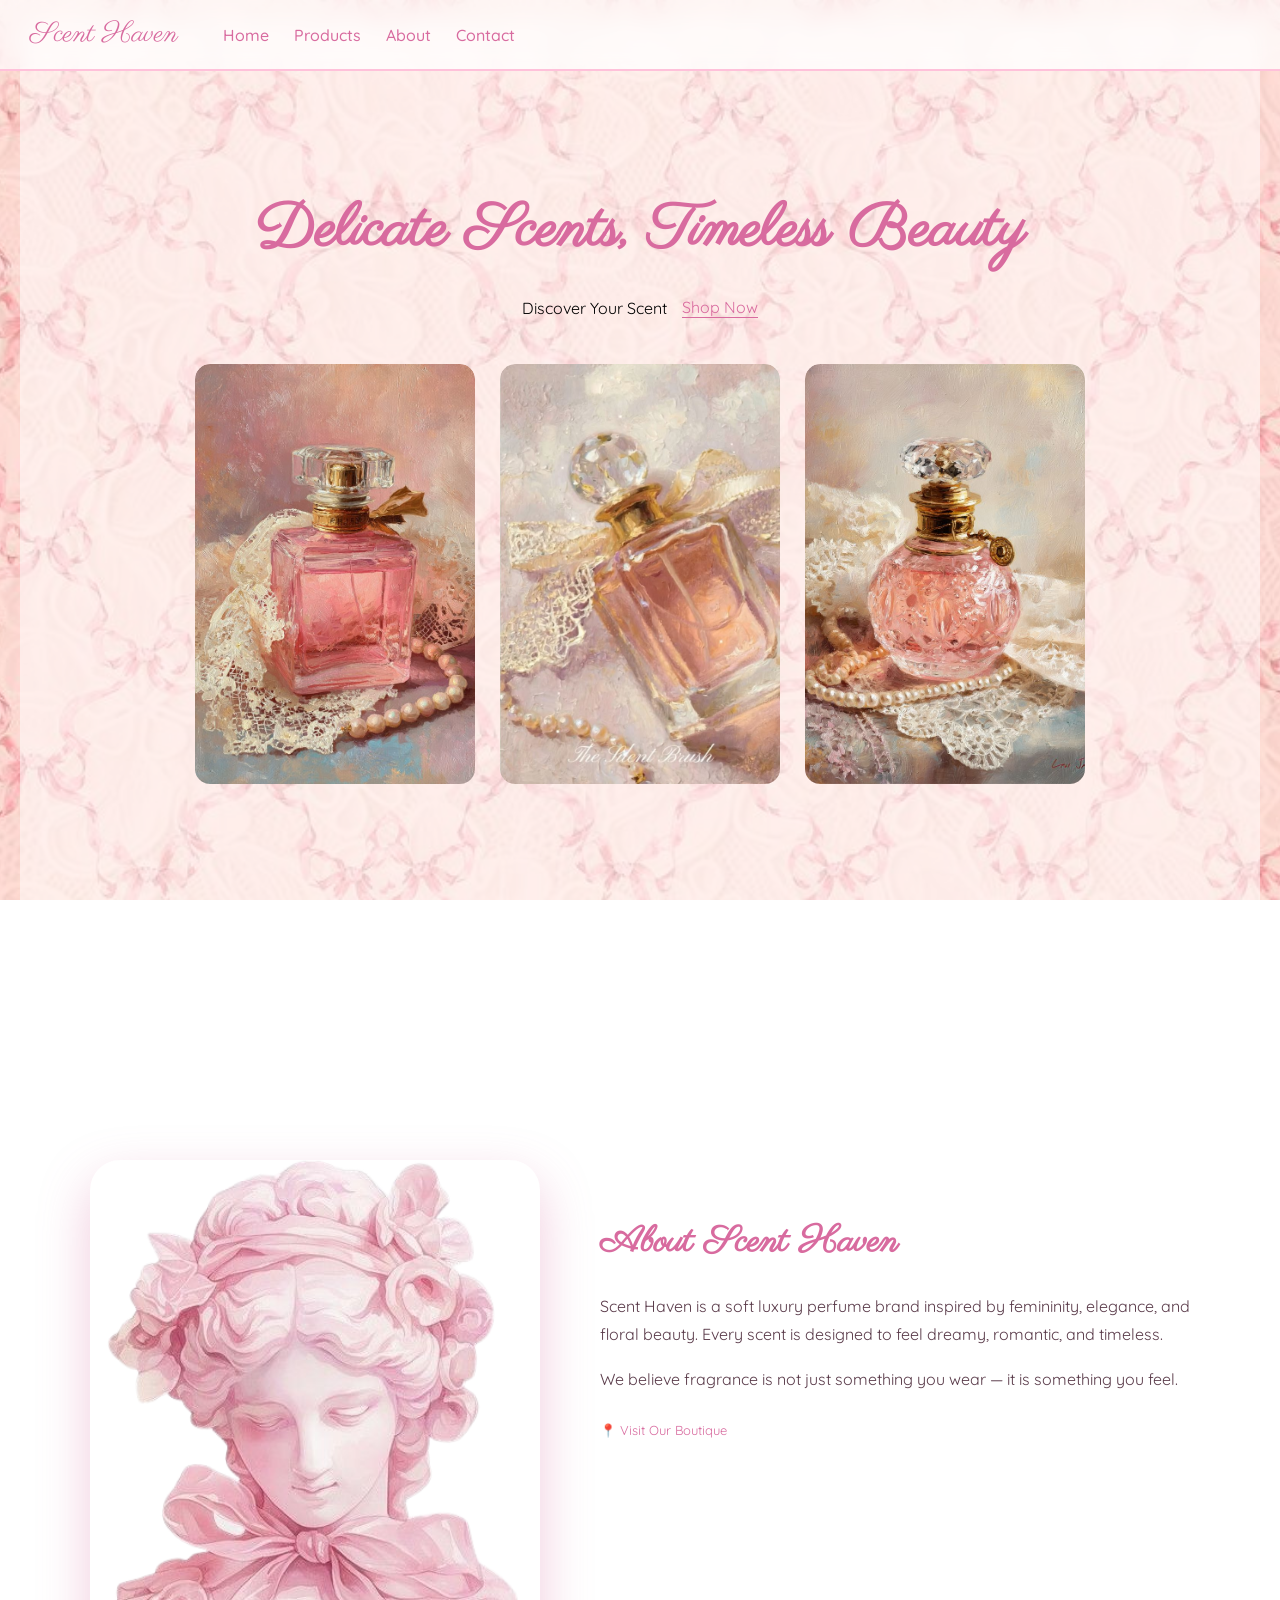
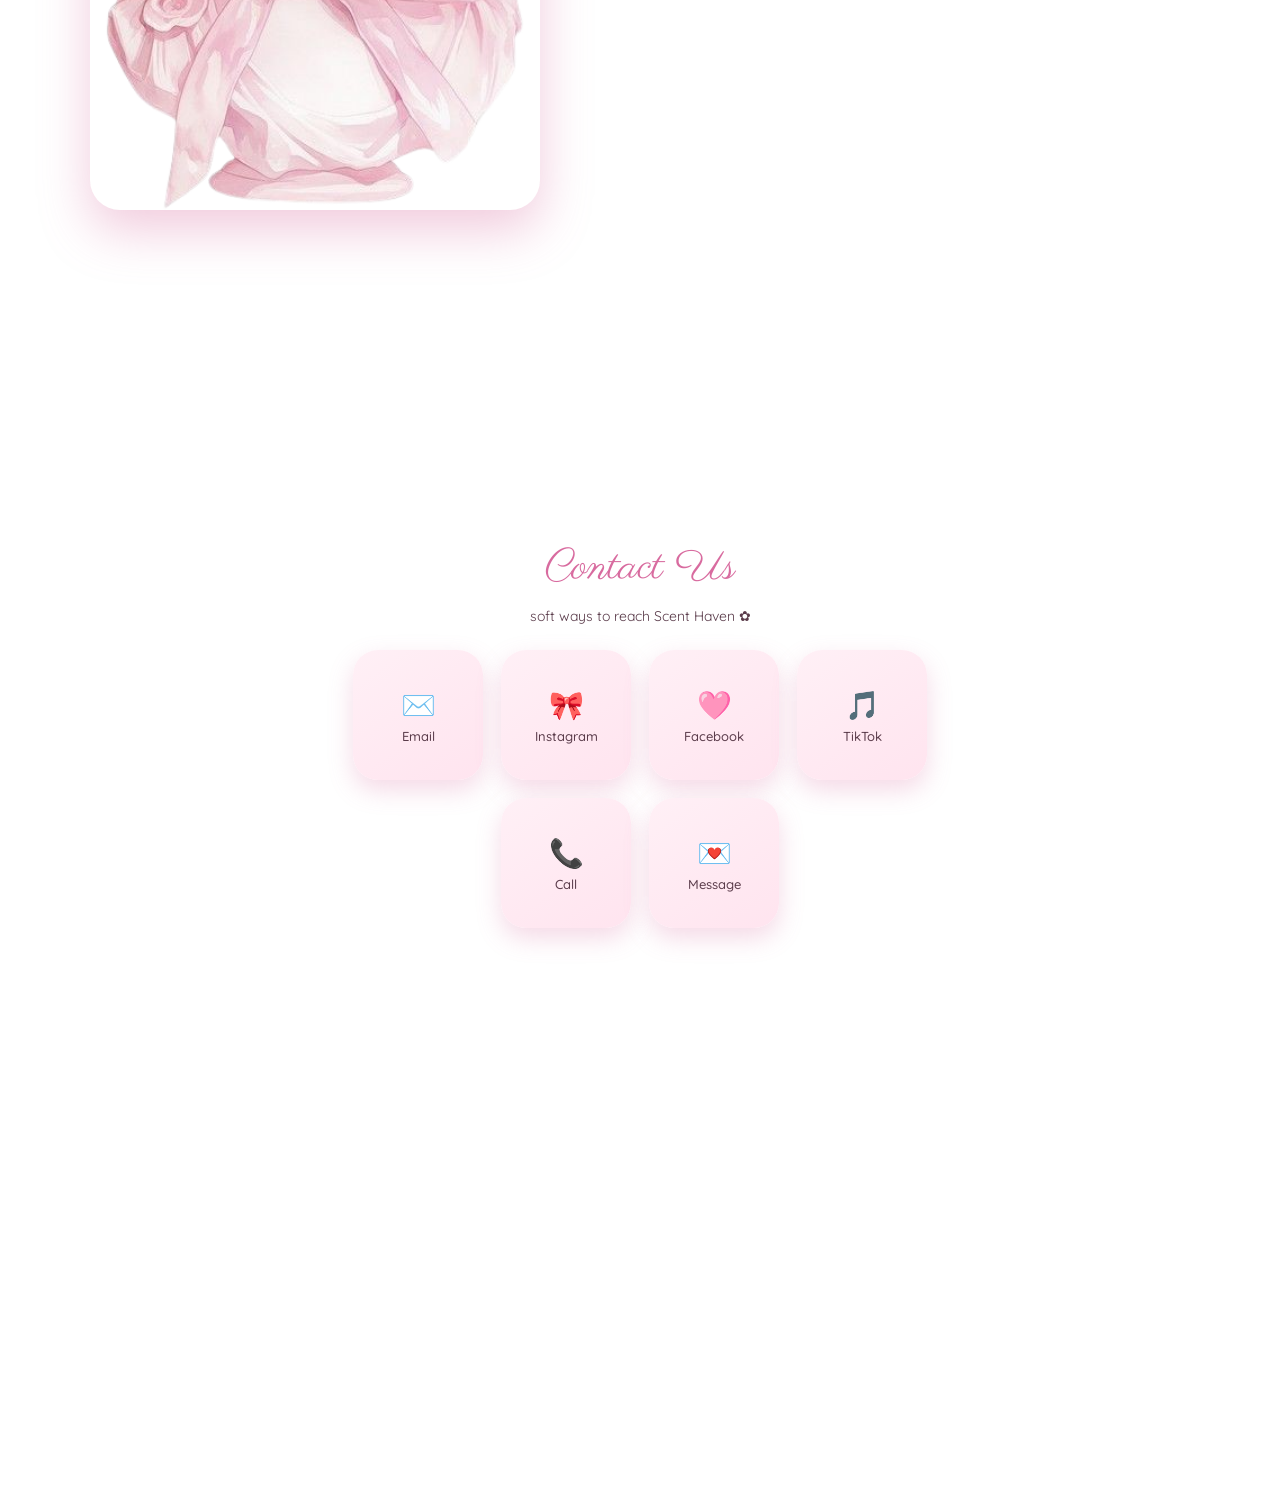
<file: index.html>
<!DOCTYPE html>
<html>
<head>
<title>Scent Haven</title>

<link href="https://fonts.googleapis.com/css2?family=Parisienne&family=Quicksand:wght@300;400;500&display=swap" rel="stylesheet">
<link rel="stylesheet" type="text/css" href="index.css">
</head>

<body>

<!-- NAV -->
<nav>
<div class="logo">Scent Haven</div>

<a href="#home">Home</a>
<a href="products.html">Products</a>
<a href="#about">About</a>
<a href="#contact">Contact</a>
</nav>

<!-- HOME -->
<section id="home">
<h1>Delicate Scents, Timeless Beauty</h1>

<div class="tagline">
<p>Discover Your Scent</p>
<a href="products.html" class="shop-link">Shop Now</a>
</div>

<div class="home-images">

<div class="image-box">
<img src="images/perfume 1.jpg">
<a href="products.html" class="discover-btn">Discover</a>
</div>

<div class="image-box">
<img src="images/perfume 2.jpg">
<a href="products.html" class="discover-btn">Discover</a>
</div>

<div class="image-box">
<img src="images/perfume 3.jpg">
<a href="products.html" class="discover-btn">Discover</a>
</div>

</div>
</section>

<!-- ABOUT -->
<section id="about">
<div class="about-wrapper"> 

<img src="images/statue.png">

<div class="about-text">
<h2>About Scent Haven</h2>

<p>
Scent Haven is a soft luxury perfume brand inspired by femininity, elegance, and floral beauty.
Every scent is designed to feel dreamy, romantic, and timeless.
</p>

<p>
We believe fragrance is not just something you wear — it is something you feel.
</p>

<!-- IFRAME - ABSOLUTE LINK to Google Maps -->
<div class="map-wrapper">
  <p class="map-label">📍 Visit Our Boutique</p>
  <iframe
    src="https://www.google.com/maps/embed?pb=!1m18!1m12!1m3!1d3860.90790967097!2d120.9920537744551!3d14.604321576986838!2m3!1f0!2f0!3f0!3m2!1i1024!2i768!4f13.1!3m3!1m2!1s0x3397c9fc11a6ceb3%3A0x9d4220dade0140ab!2sNational%20University-Manila!5e0!3m2!1sen!2sph!4v1776949154577!5m2!1sen!2sph"
    width="100%"
    height="300"
    style="border:0; border-radius:15px;"
    allowfullscreen=""
    loading="lazy"
    referrerpolicy="no-referrer-when-downgrade"
    title="Scent Haven Location">
  </iframe>
</div>

</div>

</div>
</section>

<!-- CONTACT -->
<section id="contact">

<div class="contact-title">Contact Us</div>
<div class="contact-sub">soft ways to reach Scent Haven ✿</div>

<div class="social-grid">

<a class="social-card" href="mailto:scenthaven@email.com">
<div class="icon">✉️</div>
<span>Email</span>
</a>

<a class="social-card" href="https://instagram.com" target="_blank">
<div class="icon">🎀</div>
<span>Instagram</span>
</a>

<a class="social-card" href="https://facebook.com" target="_blank">
<div class="icon">🩷</div>
<span>Facebook</span>
</a>

<a class="social-card" href="https://tiktok.com" target="_blank">
<div class="icon">🎵</div>
<span>TikTok</span>
</a>

<a class="social-card" href="tel:+639123456789">
<div class="icon">📞</div>
<span>Call</span>
</a>

<a class="social-card" href="#home">
<div class="icon">💌</div>
<span>Message</span>
</a>

</div>

</section>

</body>
</html>
</file>
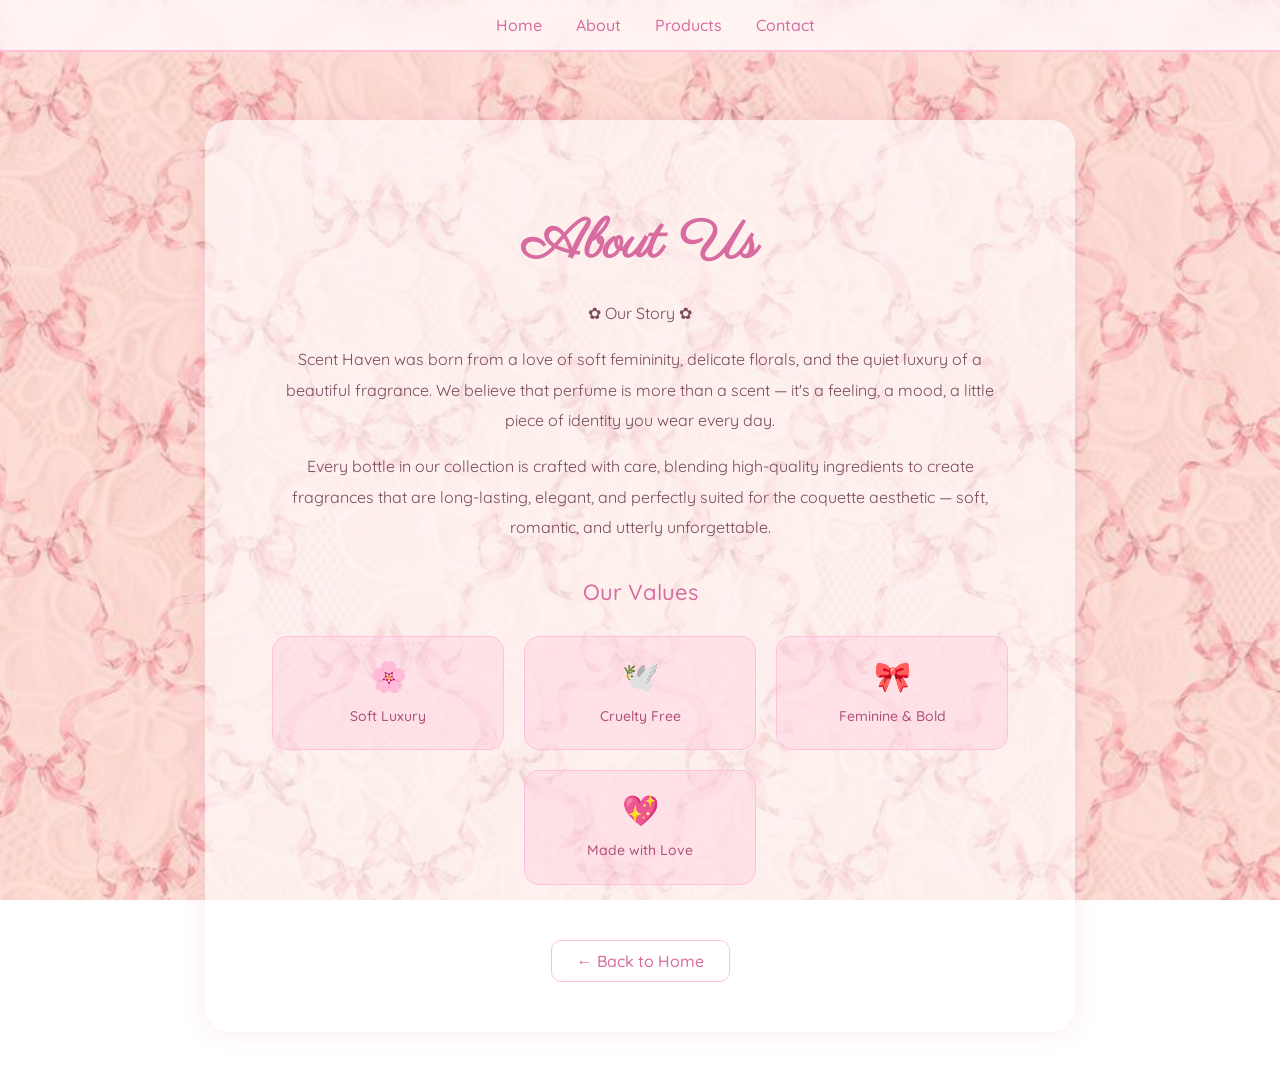
<file: about.html>
<!DOCTYPE html>
<html>
<head>
<title>About Us – Scent Haven</title>

<!-- 🎀 GOOGLE FONTS -->
<link href="https://fonts.googleapis.com/css2?family=Parisienne&family=Quicksand:wght@300;400;500&display=swap" rel="stylesheet">

<style>

/* 🌸 BACKGROUND IMAGE */
body{
margin:0;
scroll-behavior:smooth;
font-family:'Quicksand', sans-serif;

background-image:url("images/background.jpg");
background-size:cover;
background-position:center;
background-attachment:fixed;
}

/* 🌸 SOFT PINK OVERLAY */
body::before{
content:"";
position:fixed;
top:0;
left:0;
width:100%;
height:100%;
background:rgba(255,182,193,0.35);
z-index:-1;
}

/* NAV */
nav{
position:fixed;
top:0;
width:100%;
background:rgba(255,255,255,0.7);
backdrop-filter: blur(10px);
border-bottom:2px solid #ffc1da;
text-align:center;
padding:15px;
z-index:1000;
}

nav a{
margin:15px;
text-decoration:none;
color:#d86b9f;
font-weight:500;
}

nav a:hover{
color:#b04f7a;
}

/* PAGE WRAPPER */
.page{
min-height:100vh;
display:flex;
flex-direction:column;
align-items:center;
padding:120px 40px 60px;
text-align:center;
}

/* CARD */
.card{
background:rgba(255,255,255,0.6);
border-radius:25px;
box-shadow:0 0 25px rgba(216,107,159,0.15);
padding:50px 60px;
max-width:750px;
width:100%;
}

h1{
font-family:'Parisienne', cursive;
color:#d86b9f;
font-size:55px;
margin-bottom:10px;
}

h2{
color:#d86b9f;
font-weight:500;
font-size:22px;
margin-top:35px;
}

p{
color:#7a4a5e;
font-size:16px;
line-height:1.9;
font-weight:400;
}

/* VALUES GRID */
.values{
display:flex;
gap:20px;
margin-top:30px;
flex-wrap:wrap;
justify-content:center;
}

.value-box{
background:rgba(255,193,218,0.3);
border:1px solid #ffc1da;
border-radius:15px;
padding:20px 25px;
width:180px;
}

.value-box .icon{
font-size:30px;
}

.value-box p{
margin:8px 0 0;
font-size:14px;
color:#b04f7a;
font-weight:500;
}

/* BACK LINK */
.back{
display:inline-block;
margin-top:35px;
text-decoration:none;
color:#d86b9f;
font-weight:500;
border:1px solid #ffc1da;
padding:10px 25px;
border-radius:10px;
transition:0.3s;
}

.back:hover{
background:#d86b9f;
color:white;
}

</style>
</head>

<body>

<!-- NAV -->
<nav>
<a href="index.html">Home</a>
<a href="about.html">About</a>
<a href="products.html">Products</a>
<a href="contact.html">Contact</a>
</nav>

<!-- ABOUT PAGE -->
<div class="page">
  <div class="card">

    <h1>About Us</h1>
    <p>✿ Our Story ✿</p>

    <p>
      Scent Haven was born from a love of soft femininity, delicate florals, and the quiet luxury of a beautiful fragrance.
      We believe that perfume is more than a scent — it's a feeling, a mood, a little piece of identity you wear every day.
    </p>

    <p>
      Every bottle in our collection is crafted with care, blending high-quality ingredients to create fragrances that
      are long-lasting, elegant, and perfectly suited for the coquette aesthetic — soft, romantic, and utterly unforgettable.
    </p>

    <h2>Our Values</h2>

    <div class="values">
      <div class="value-box">
        <div class="icon">🌸</div>
        <p>Soft Luxury</p>
      </div>
      <div class="value-box">
        <div class="icon">🕊️</div>
        <p>Cruelty Free</p>
      </div>
      <div class="value-box">
        <div class="icon">🎀</div>
        <p>Feminine & Bold</p>
      </div>
      <div class="value-box">
        <div class="icon">💖</div>
        <p>Made with Love</p>
      </div>
    </div>

    <br>
    <a href="index.html" class="back">← Back to Home</a>

  </div>
</div>

</body>
</html>
</file>
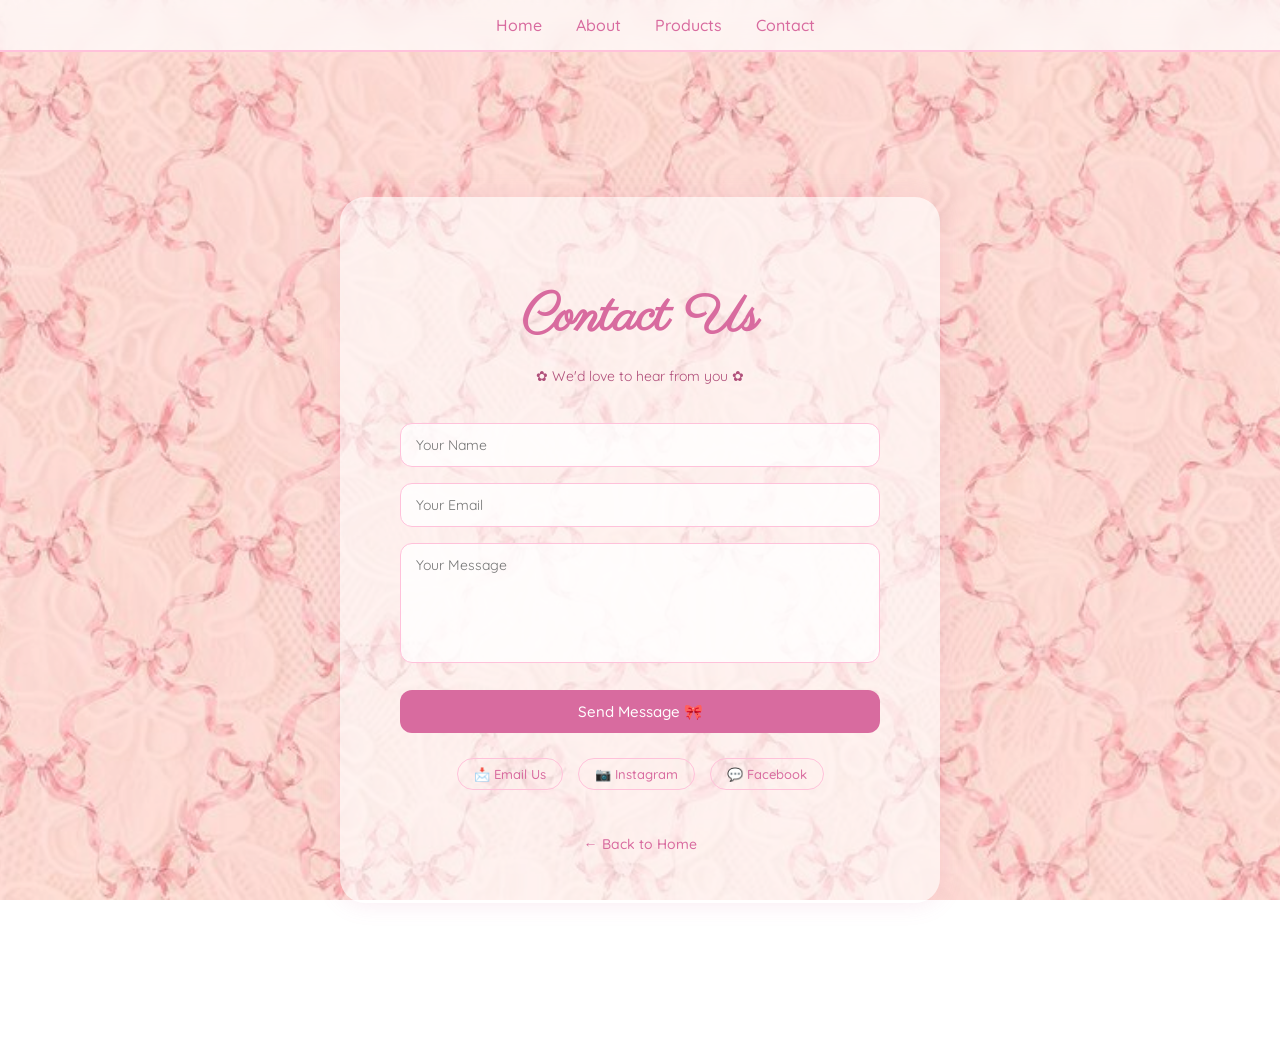
<file: contact.html>
<!DOCTYPE html>
<html>
<head>
<title>Contact – Scent Haven</title>

<!-- 🎀 GOOGLE FONTS -->
<link href="https://fonts.googleapis.com/css2?family=Parisienne&family=Quicksand:wght@300;400;500&display=swap" rel="stylesheet">

<style>

body{
margin:0;
scroll-behavior:smooth;
font-family:'Quicksand', sans-serif;
background-image:url("images/background.jpg");
background-size:cover;
background-position:center;
background-attachment:fixed;
}

body::before{
content:"";
position:fixed;
top:0; left:0;
width:100%; height:100%;
background:rgba(255,182,193,0.35);
z-index:-1;
}

nav{
position:fixed;
top:0;
width:100%;
background:rgba(255,255,255,0.7);
backdrop-filter:blur(10px);
border-bottom:2px solid #ffc1da;
text-align:center;
padding:15px;
z-index:1000;
}

nav a{
margin:15px;
text-decoration:none;
color:#d86b9f;
font-weight:500;
}

nav a:hover{ color:#b04f7a; }

.page{
min-height:100vh;
display:flex;
flex-direction:column;
align-items:center;
justify-content:center;
padding:100px 40px 60px;
text-align:center;
}

.card{
background:rgba(255,255,255,0.6);
border-radius:25px;
box-shadow:0 0 25px rgba(216,107,159,0.15);
padding:50px 60px;
max-width:480px;
width:100%;
}

h1{
font-family:'Parisienne', cursive;
color:#d86b9f;
font-size:52px;
margin-bottom:5px;
}

.subtitle{
color:#b04f7a;
font-size:14px;
margin-bottom:30px;
}

input, textarea{
width:100%;
box-sizing:border-box;
padding:12px 15px;
margin:8px 0;
border:1px solid #ffc1da;
border-radius:12px;
font-family:'Quicksand', sans-serif;
font-size:14px;
background:rgba(255,255,255,0.8);
color:#7a4a5e;
outline:none;
transition:0.3s;
}

input:focus, textarea:focus{
border-color:#d86b9f;
box-shadow:0 0 0 3px rgba(216,107,159,0.15);
}

textarea{
height:120px;
resize:none;
}

button{
margin-top:15px;
padding:12px 35px;
background:#d86b9f;
border:none;
color:white;
cursor:pointer;
border-radius:12px;
font-family:'Quicksand', sans-serif;
font-size:15px;
font-weight:500;
transition:0.3s;
width:100%;
}

button:hover{ background:#b04f7a; }

.success{
display:none;
color:#b04f7a;
margin-top:15px;
font-size:14px;
}

/* SOCIAL ROW */
.socials{
margin-top:25px;
display:flex;
justify-content:center;
gap:15px;
}

.socials a{
text-decoration:none;
color:#d86b9f;
font-size:13px;
font-weight:500;
border:1px solid #ffc1da;
padding:7px 16px;
border-radius:20px;
transition:0.3s;
}

.socials a:hover{
background:#d86b9f;
color:white;
}

.back{
display:inline-block;
margin-top:25px;
text-decoration:none;
color:#d86b9f;
font-weight:500;
font-size:14px;
}

.back:hover{ color:#b04f7a; }

</style>
</head>
<body>

<nav>
<a href="index.html">Home</a>
<a href="about.html">About</a>
<a href="products.html">Products</a>
<a href="contact.html">Contact</a>
</nav>

<div class="page">
  <div class="card">

    <h1>Contact Us</h1>
    <p class="subtitle">✿ We'd love to hear from you ✿</p>

    <input type="text" id="name" placeholder="Your Name"><br>
    <input type="email" id="email" placeholder="Your Email"><br>
    <textarea id="message" placeholder="Your Message"></textarea><br>
    <button onclick="handleSend()">Send Message 🎀</button>

    <p class="success" id="success">✿ Thank you! We'll get back to you soon. ✿</p>

    <div class="socials">
      <a href="#">📩 Email Us</a>
      <a href="#">📷 Instagram</a>
      <a href="#">💬 Facebook</a>
    </div>

    <br>
    <a href="index.html" class="back">← Back to Home</a>

  </div>
</div>

<script>
function handleSend(){
  const name = document.getElementById('name').value.trim();
  const email = document.getElementById('email').value.trim();
  const msg = document.getElementById('message').value.trim();
  if(!name || !email || !msg){ alert('Please fill in all fields 🌸'); return; }
  document.getElementById('success').style.display = 'block';
  document.getElementById('name').value = '';
  document.getElementById('email').value = '';
  document.getElementById('message').value = '';
}
</script>

</body>
</html>
</file>
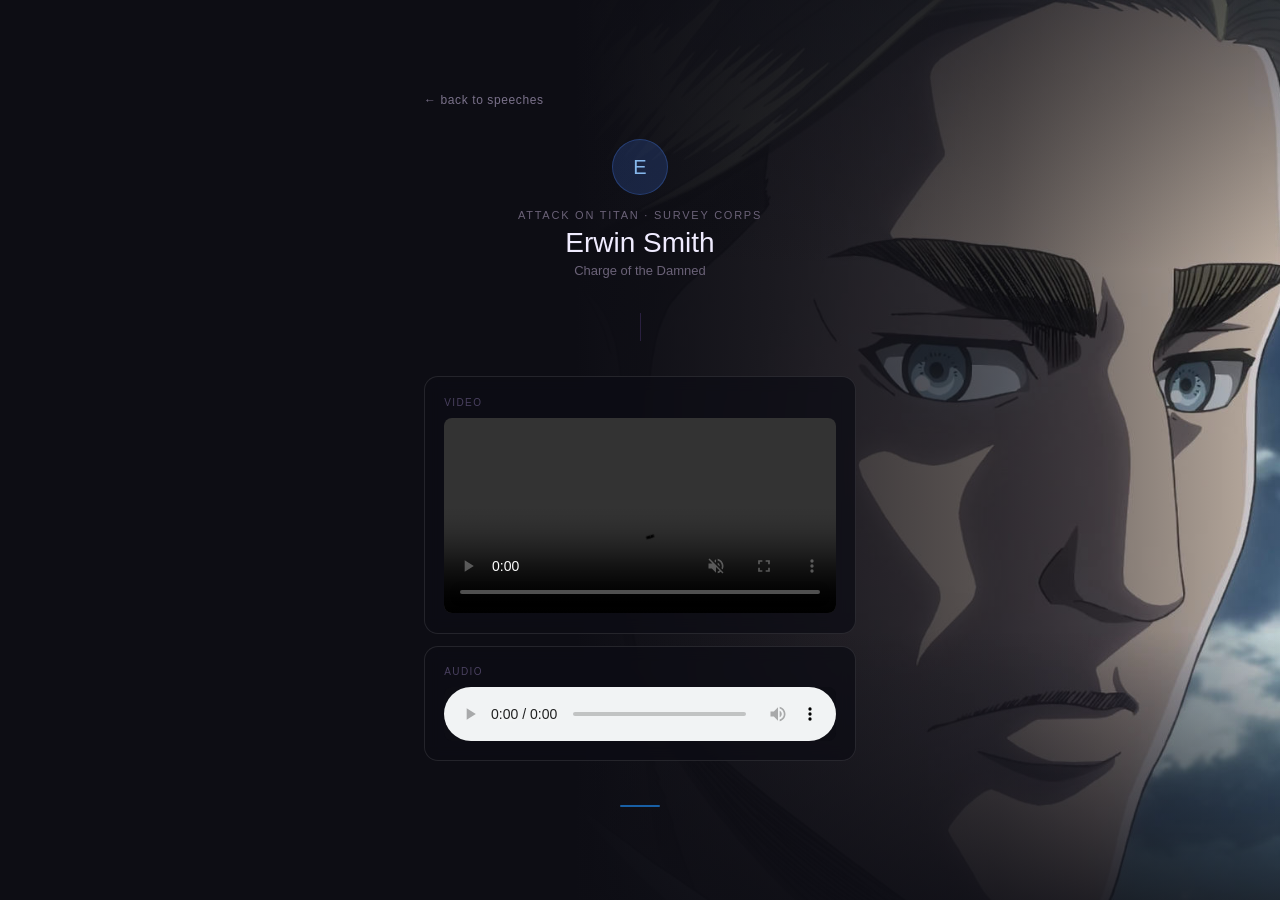
<file: ErwinSpeech.html>
<!DOCTYPE html>
<html lang="en">
<head>
  <meta charset="UTF-8">
  <meta name="viewport" content="width=device-width, initial-scale=1.0">
  <title>Erwin Speech</title>
  <style>
    * { box-sizing: border-box; margin: 0; padding: 0; }
    body {
      min-height: 100vh;
      background: #0d0d14;
      display: flex;
      align-items: center;
      justify-content: center;
      position: relative;
      overflow: hidden;
      font-family: sans-serif;
    }
    .char-bg {
      position: fixed;
      top: 0; right: 0;
      width: 55%;
      height: 100%;
      background: url('erwin.jpg') center top / cover no-repeat;
      z-index: 0;
    }
    .char-bg::before {
      content: '';
      position: absolute;
      inset: 0;
      background: linear-gradient(to right, #0d0d14 0%, rgba(13,13,20,0.6) 60%, rgba(13,13,20,0.1) 100%);
    }
    .char-bg::after {
      content: '';
      position: absolute;
      inset: 0;
      background: linear-gradient(to bottom, rgba(13,13,20,0.5) 0%, transparent 30%, transparent 70%, rgba(13,13,20,0.8) 100%);
    }
    .dark-left {
      position: fixed;
      top: 0; left: 0;
      width: 50%;
      height: 100%;
      background: #0d0d14;
      z-index: 0;
    }
    .content {
      position: relative; z-index: 2;
      display: flex; flex-direction: column;
      align-items: center;
      width: 100%; max-width: 480px;
      padding: 3rem 1.5rem;
    }
    .back-btn {
      align-self: flex-start;
      font-size: 12px; color: #7a718a;
      text-decoration: none;
      letter-spacing: 0.05em;
      margin-bottom: 2rem;
    }
    .back-btn:hover { color: #ede8ff; }
    .char-badge {
      width: 56px; height: 56px; border-radius: 50%;
      display: flex; align-items: center; justify-content: center;
      font-size: 20px; font-weight: 500;
      background: rgba(59,102,196,0.25);
      color: #85b7eb;
      border: 0.5px solid rgba(59,102,196,0.4);
      margin-bottom: 14px;
    }
    .tag { font-size: 11px; letter-spacing: 0.16em; text-transform: uppercase; color: #6b6278; margin-bottom: 6px; }
    .char-name { font-size: 28px; font-weight: 500; color: #f0ecff; margin-bottom: 4px; text-align: center; }
    .char-sub { font-size: 13px; color: #6b6278; margin-bottom: 2.2rem; text-align: center; }
    .divider { width: 1px; height: 28px; background: #2a2040; margin: 0 auto 2.2rem; }
    .media-card {
      width: 100%;
      background: rgba(13,13,20,0.75);
      border: 0.5px solid rgba(255,255,255,0.1);
      border-radius: 14px;
      padding: 1.2rem;
      margin-bottom: 12px;
      backdrop-filter: blur(8px);
    }
    .media-label {
      font-size: 10px; letter-spacing: 0.14em;
      text-transform: uppercase; color: #4a4160;
      margin-bottom: 10px;
    }
    video, audio { width: 100%; border-radius: 8px; display: block; background: #0d0d14; }
    video { max-height: 260px; object-fit: contain; }
    .accent-line { width: 40px; height: 2px; background: #185FA5; border-radius: 2px; margin: 2rem auto 0; }
  </style>
</head>
<body>
  <div class="dark-left"></div>
  <div class="char-bg"></div>
  <div class="content">
    <a href="index.html" class="back-btn">← back to speeches</a>
    <div class="char-badge">E</div>
    <p class="tag">Attack on Titan · Survey Corps</p>
    <h1 class="char-name">Erwin Smith</h1>
    <p class="char-sub">Charge of the Damned</p>
    <div class="divider"></div>
    <div class="media-card">
      <p class="media-label">Video</p>
      <video autoplay muted controls>
        <source src="video/ErwinSpeech.mp4" type="video/mp4">
        Your browser does not support the video tag.
      </video>
    </div>
    <div class="media-card">
      <p class="media-label">Audio</p>
      <audio autoplay controls>
        <source src="audio/ErwinSpeech.mp3" type="audio/mpeg">
        Your browser does not support the audio element.
      </audio>
    </div>
    <div class="accent-line"></div>
  </div>
</body>
</html>
</file>
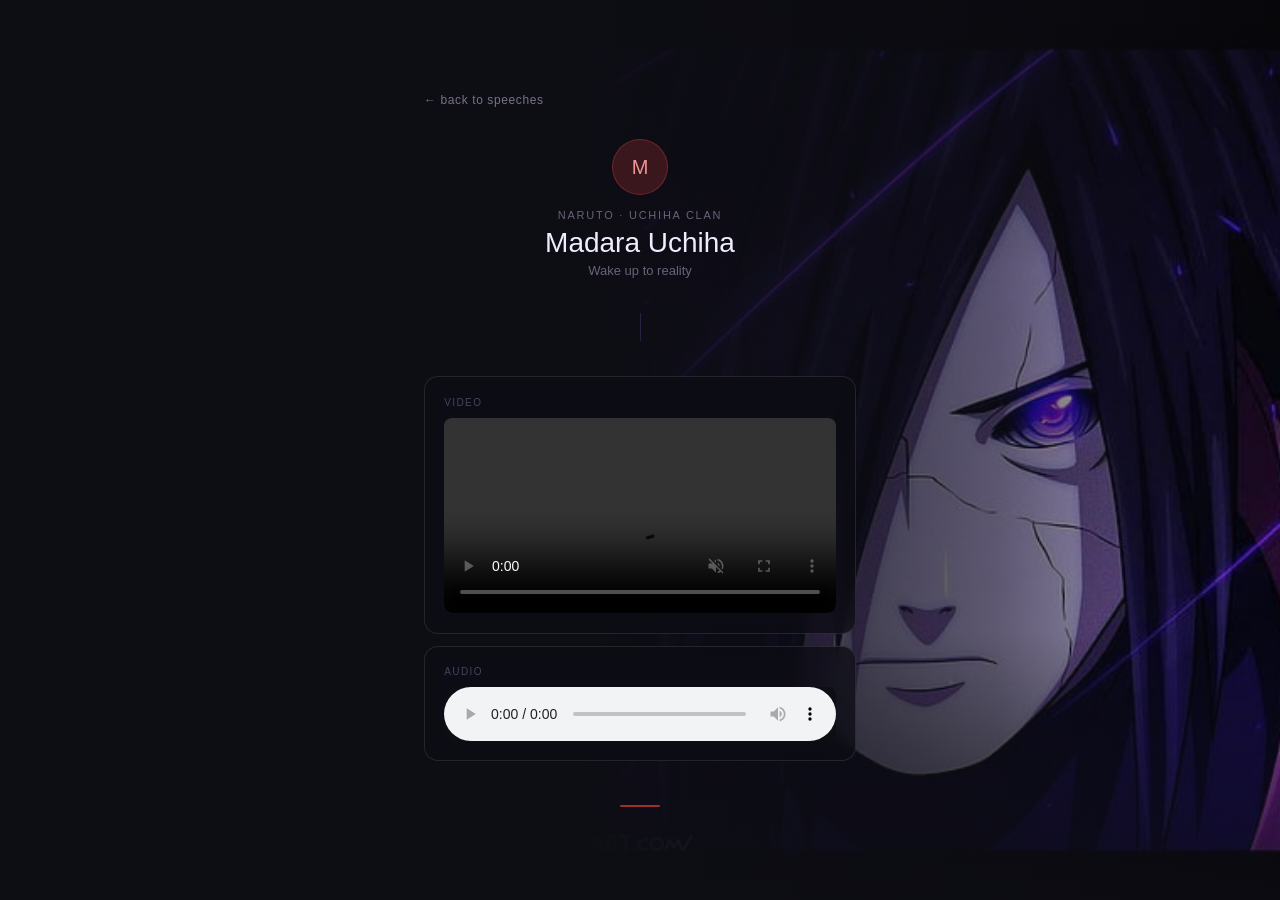
<file: MadaraSpeech.html>
<!DOCTYPE html>
<html lang="en">
<head>
  <meta charset="UTF-8">
  <meta name="viewport" content="width=device-width, initial-scale=1.0">
  <title>Madara Speech</title>
  <style>
    * { box-sizing: border-box; margin: 0; padding: 0; }
    body {
      min-height: 100vh;
      background: #0d0d14;
      display: flex;
      align-items: center;
      justify-content: center;
      position: relative;
      overflow: hidden;
      font-family: sans-serif;
    }
    .char-bg {
      position: fixed;
      top: 0; right: 0;
      width: 55%;
      height: 100%;
      background: url('madara.jpg') center top / cover no-repeat;
      z-index: 0;
    }
    .char-bg::before {
      content: '';
      position: absolute;
      inset: 0;
      background: linear-gradient(to right, #0d0d14 0%, rgba(13,13,20,0.6) 60%, rgba(13,13,20,0.1) 100%);
    }
    .char-bg::after {
      content: '';
      position: absolute;
      inset: 0;
      background: linear-gradient(to bottom, rgba(13,13,20,0.5) 0%, transparent 30%, transparent 70%, rgba(13,13,20,0.8) 100%);
    }
    .dark-left {
      position: fixed;
      top: 0; left: 0;
      width: 50%;
      height: 100%;
      background: #0d0d14;
      z-index: 0;
    }
    .content {
      position: relative; z-index: 2;
      display: flex; flex-direction: column;
      align-items: center;
      width: 100%; max-width: 480px;
      padding: 3rem 1.5rem;
    }
    .back-btn {
      align-self: flex-start;
      font-size: 12px; color: #7a718a;
      text-decoration: none;
      letter-spacing: 0.05em;
      margin-bottom: 2rem;
    }
    .back-btn:hover { color: #ede8ff; }
    .char-badge {
      width: 56px; height: 56px; border-radius: 50%;
      display: flex; align-items: center; justify-content: center;
      font-size: 20px; font-weight: 500;
      background: rgba(196,59,59,0.25);
      color: #f09595;
      border: 0.5px solid rgba(196,59,59,0.4);
      margin-bottom: 14px;
    }
    .tag { font-size: 11px; letter-spacing: 0.16em; text-transform: uppercase; color: #6b6278; margin-bottom: 6px; }
    .char-name { font-size: 28px; font-weight: 500; color: #f0ecff; margin-bottom: 4px; text-align: center; }
    .char-sub { font-size: 13px; color: #6b6278; margin-bottom: 2.2rem; text-align: center; }
    .divider { width: 1px; height: 28px; background: #2a2040; margin: 0 auto 2.2rem; }
    .media-card {
      width: 100%;
      background: rgba(13,13,20,0.75);
      border: 0.5px solid rgba(255,255,255,0.1);
      border-radius: 14px;
      padding: 1.2rem;
      margin-bottom: 12px;
      backdrop-filter: blur(8px);
    }
    .media-label {
      font-size: 10px; letter-spacing: 0.14em;
      text-transform: uppercase; color: #4a4160;
      margin-bottom: 10px;
    }
    video, audio { width: 100%; border-radius: 8px; display: block; background: #0d0d14; }
    video { max-height: 260px; object-fit: contain; }
    .accent-line { width: 40px; height: 2px; background: #A32D2D; border-radius: 2px; margin: 2rem auto 0; }
  </style>
</head>
<body>
  <div class="dark-left"></div>
  <div class="char-bg"></div>
  <div class="content">
    <a href="index.html" class="back-btn">← back to speeches</a>
    <div class="char-badge">M</div>
    <p class="tag">Naruto · Uchiha Clan</p>
    <h1 class="char-name">Madara Uchiha</h1>
    <p class="char-sub">Wake up to reality</p>
    <div class="divider"></div>
    <div class="media-card">
      <p class="media-label">Video</p>
      <video autoplay muted controls>
        <source src="video/MadaraSpeech.mp4" type="video/mp4">
        Your browser does not support the video tag.
      </video>
    </div>
    <div class="media-card">
      <p class="media-label">Audio</p>
      <audio autoplay controls>
        <source src="audio/MadaraSpeech.mp3" type="audio/mpeg">
        Your browser does not support the audio element.
      </audio>
    </div>
    <div class="accent-line"></div>
  </div>
</body>
</html>
</file>
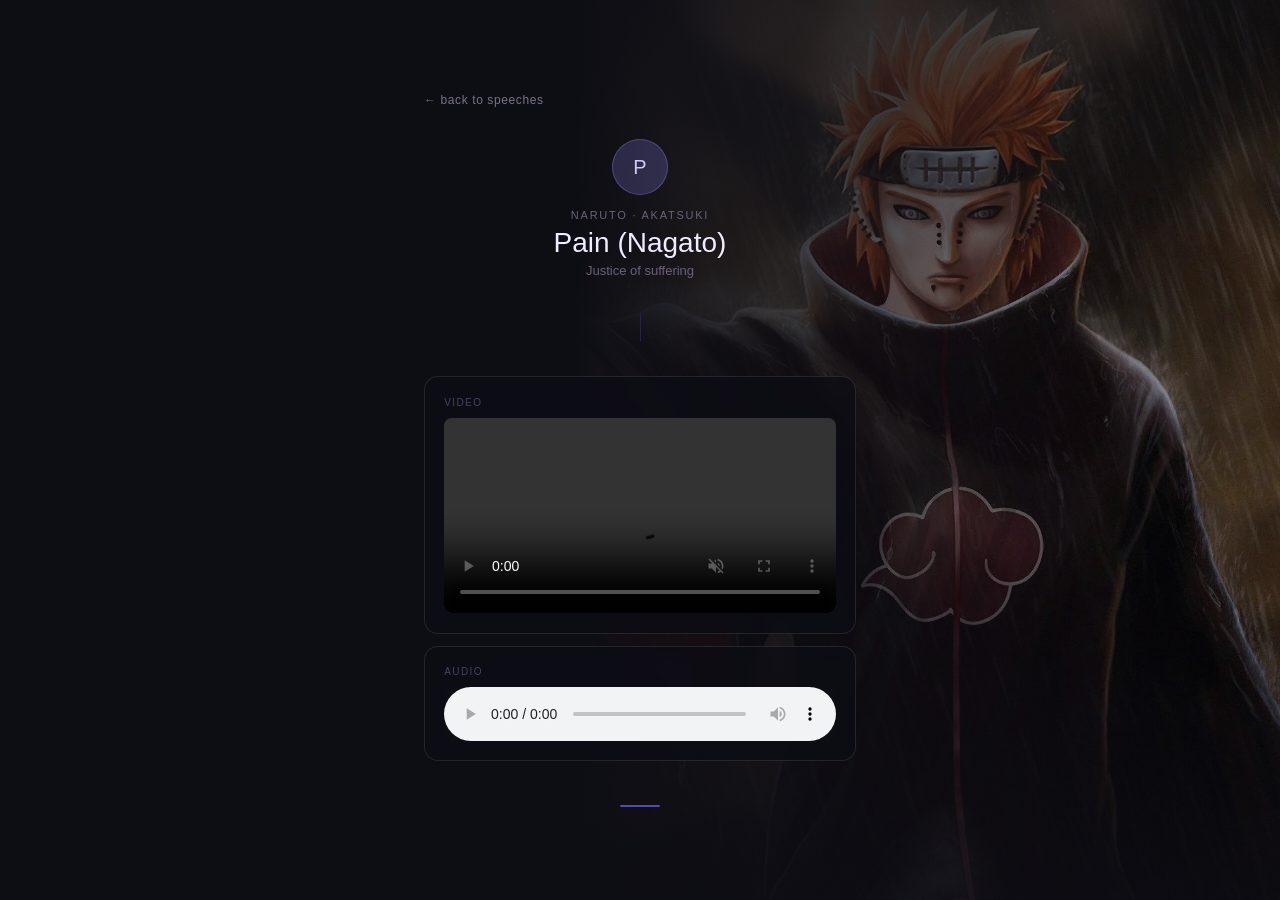
<file: PainSpeech.html>
<!DOCTYPE html>
<html lang="en">
<head>
  <meta charset="UTF-8">
  <meta name="viewport" content="width=device-width, initial-scale=1.0">
  <title>Pain Speech</title>
  <style>
    * { box-sizing: border-box; margin: 0; padding: 0; }
    body {
      min-height: 100vh;
      background: #0d0d14;
      display: flex;
      align-items: center;
      justify-content: center;
      position: relative;
      overflow: hidden;
      font-family: sans-serif;
    }
    .char-bg {
      position: fixed;
      top: 0; right: 0;
      width: 55%;
      height: 100%;
      background: url('pain.jpg') center top / cover no-repeat;
      z-index: 0;
    }
    .char-bg::before {
      content: '';
      position: absolute;
      inset: 0;
      background: linear-gradient(to right, #0d0d14 0%, rgba(13,13,20,0.6) 60%, rgba(13,13,20,0.1) 100%);
    }
    .char-bg::after {
      content: '';
      position: absolute;
      inset: 0;
      background: linear-gradient(to bottom, rgba(13,13,20,0.5) 0%, transparent 30%, transparent 70%, rgba(13,13,20,0.8) 100%);
    }
    .dark-left {
      position: fixed;
      top: 0; left: 0;
      width: 50%;
      height: 100%;
      background: #0d0d14;
      z-index: 0;
    }
    .content {
      position: relative; z-index: 2;
      display: flex; flex-direction: column;
      align-items: center;
      width: 100%; max-width: 480px;
      padding: 3rem 1.5rem;
    }
    .back-btn {
      align-self: flex-start;
      font-size: 12px; color: #7a718a;
      text-decoration: none;
      letter-spacing: 0.05em;
      margin-bottom: 2rem;
    }
    .back-btn:hover { color: #ede8ff; }
    .char-badge {
      width: 56px; height: 56px; border-radius: 50%;
      display: flex; align-items: center; justify-content: center;
      font-size: 20px; font-weight: 500;
      background: rgba(127,119,221,0.25);
      color: #cec9f6;
      border: 0.5px solid rgba(127,119,221,0.4);
      margin-bottom: 14px;
    }
    .tag { font-size: 11px; letter-spacing: 0.16em; text-transform: uppercase; color: #6b6278; margin-bottom: 6px; }
    .char-name { font-size: 28px; font-weight: 500; color: #f0ecff; margin-bottom: 4px; text-align: center; }
    .char-sub { font-size: 13px; color: #6b6278; margin-bottom: 2.2rem; text-align: center; }
    .divider { width: 1px; height: 28px; background: #2a2040; margin: 0 auto 2.2rem; }
    .media-card {
      width: 100%;
      background: rgba(13,13,20,0.75);
      border: 0.5px solid rgba(255,255,255,0.1);
      border-radius: 14px;
      padding: 1.2rem;
      margin-bottom: 12px;
      backdrop-filter: blur(8px);
    }
    .media-label {
      font-size: 10px; letter-spacing: 0.14em;
      text-transform: uppercase; color: #4a4160;
      margin-bottom: 10px;
    }
    video, audio { width: 100%; border-radius: 8px; display: block; background: #0d0d14; }
    video { max-height: 260px; object-fit: contain; }
    .accent-line { width: 40px; height: 2px; background: #534AB7; border-radius: 2px; margin: 2rem auto 0; }
  </style>
</head>
<body>
  <div class="dark-left"></div>
  <div class="char-bg"></div>
  <div class="content">
    <a href="index.html" class="back-btn">← back to speeches</a>
    <div class="char-badge">P</div>
    <p class="tag">Naruto · Akatsuki</p>
    <h1 class="char-name">Pain (Nagato)</h1>
    <p class="char-sub">Justice of suffering</p>
    <div class="divider"></div>
    <div class="media-card">
      <p class="media-label">Video</p>
      <video autoplay muted controls>
        <source src="video/PainSpeech.mp4" type="video/mp4">
        Your browser does not support the video tag.
      </video>
    </div>
    <div class="media-card">
      <p class="media-label">Audio</p>
      <audio autoplay controls>
        <source src="audio/PainSpeech.mp3" type="audio/mpeg">
        Your browser does not support the audio element.
      </audio>
    </div>
    <div class="accent-line"></div>
  </div>
</body>
</html>
</file>
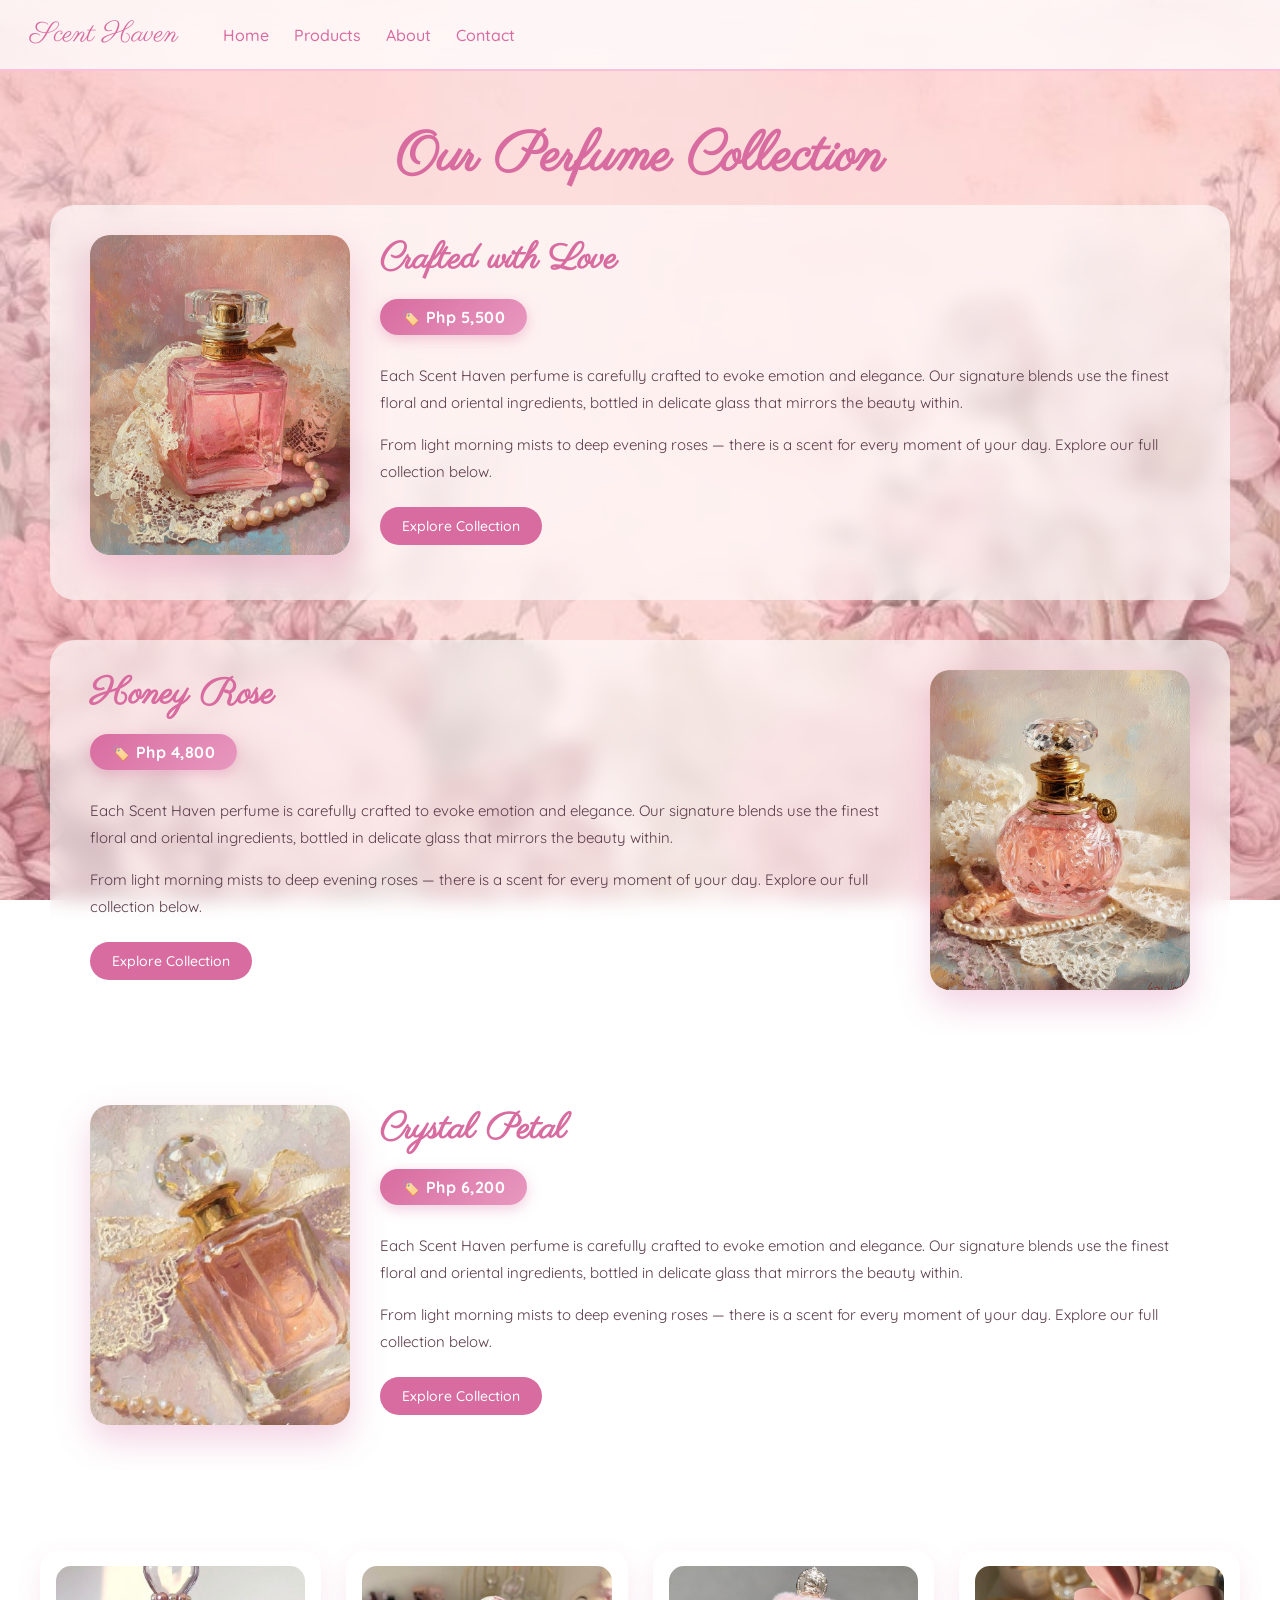
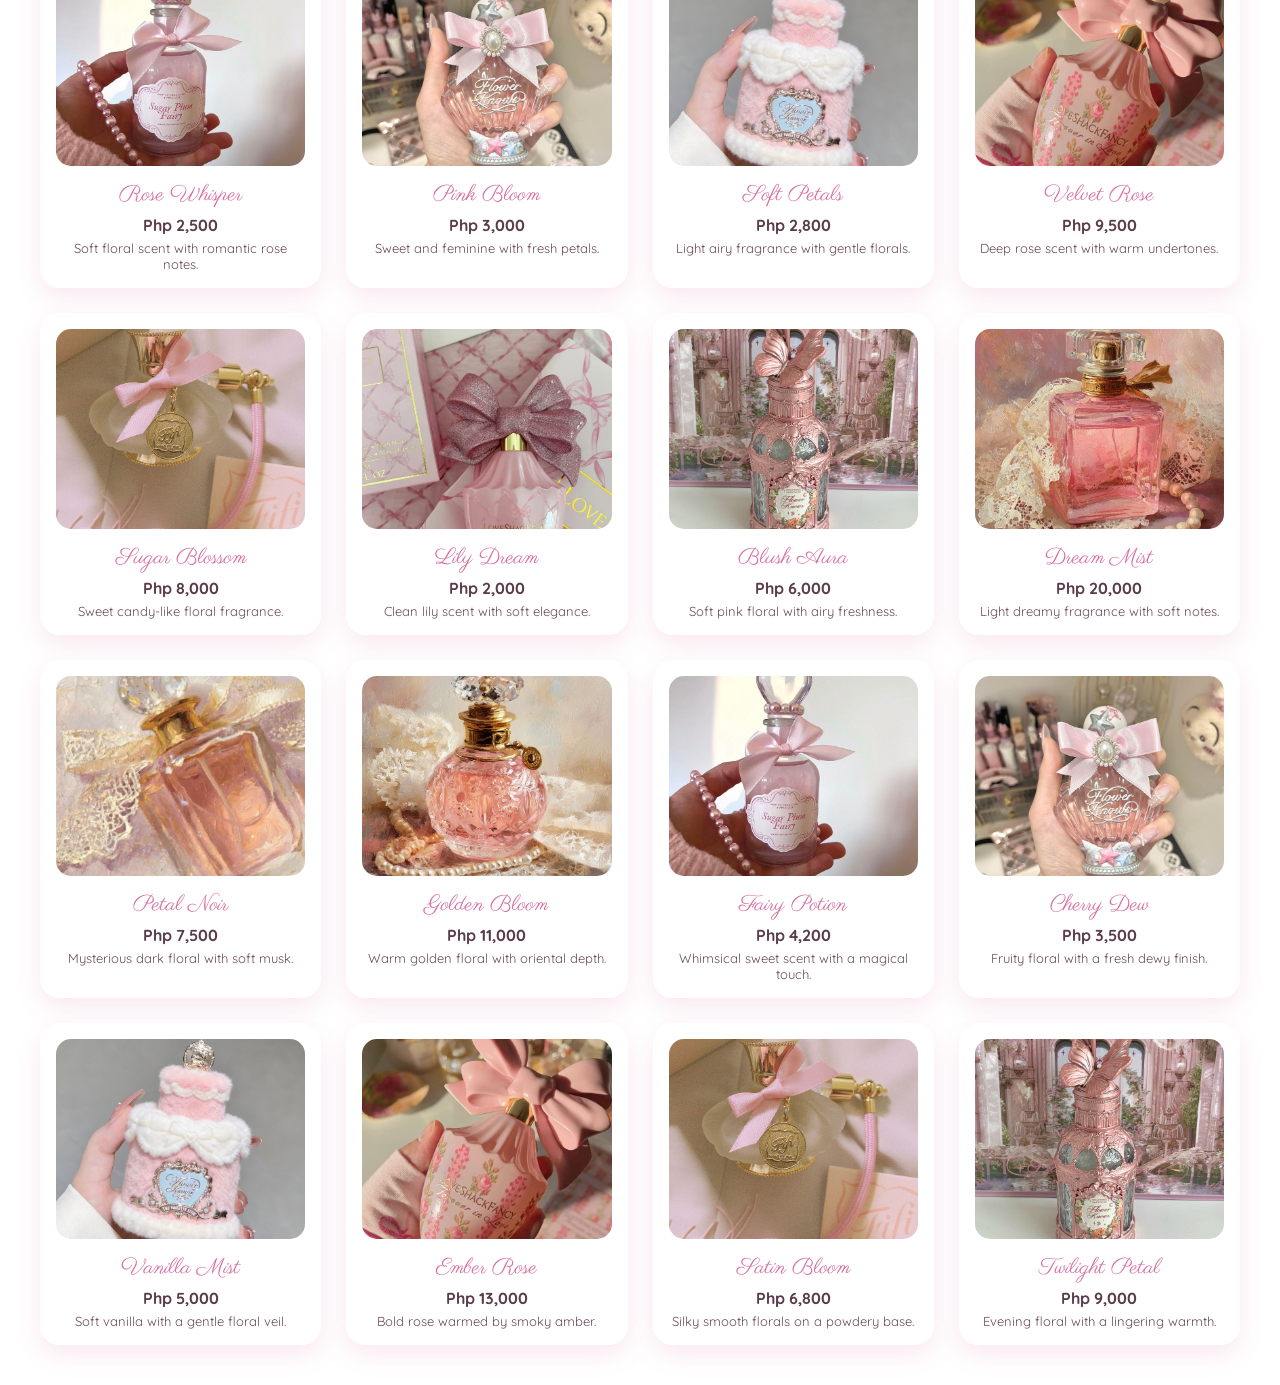
<file: products.html>
<!DOCTYPE html>
<html>
<head>
<title>Products - Scent Haven</title>

<link href="https://fonts.googleapis.com/css2?family=Parisienne&family=Quicksand:wght@300;400;500&display=swap" rel="stylesheet">
<link rel="stylesheet" type="text/css" href="products.css">

<style>
  /* Right-float variant for feature sections */
  .float-img-right {
    float: right;
    width: 260px;
    height: 320px;
    object-fit: cover;
    border-radius: 20px;
    margin: 0 0 15px 30px;
    box-shadow: 0 15px 35px rgba(216, 107, 159, 0.3);
  }

  /* PRICE TAG on float features */
  .float-price-tag {
    display: inline-block;
    background: linear-gradient(135deg, #d86b9f, #e899c0);
    color: #fff;
    font-family: 'Quicksand', sans-serif;
    font-size: 16px;
    font-weight: 700;
    padding: 8px 22px;
    border-radius: 30px;
    margin-bottom: 12px;
    box-shadow: 0 4px 14px rgba(216, 107, 159, 0.35);
    letter-spacing: 0.5px;
  }

  .float-price-tag::before {
    content: "🏷️";
    margin-right: 6px;
    font-size: 14px;
  }

  /* 4x4 GRID — exactly 4 columns */
  .grid {
    display: grid;
    grid-template-columns: repeat(4, 1fr);
    gap: 25px;
    padding: 40px;
    max-width: 1200px;
    margin: auto;
  }
</style>

</head>

<body>

<!-- NAV -->
<nav>
<div class="logo">Scent Haven</div>

<a href="index.html">Home</a>
<a href="products.html">Products</a>
<a href="index.html#about">About</a>
<a href="index.html#contact">Contact</a>
</nav>

<h1>Our Perfume Collection</h1>

<!-- FLOAT FEATURE 1 — Crafted with Love (image LEFT) -->
<div class="float-feature">
  <img src="images/perfume 1.jpg" class="float-img">
  <div class="float-text">
    <h2>Crafted with Love</h2>
    <div class="float-price-tag">Php 5,500</div>
    <p>
      Each Scent Haven perfume is carefully crafted to evoke emotion and elegance.
      Our signature blends use the finest floral and oriental ingredients,
      bottled in delicate glass that mirrors the beauty within.
    </p>
    <p>
      From light morning mists to deep evening roses — there is a scent for every
      moment of your day. Explore our full collection below.
    </p>
    <a href="#" class="float-btn">Explore Collection</a>
  </div>
  <div class="float-clear"></div>
</div>

<!-- FLOAT FEATURE 2 — Honey Rose (image RIGHT) -->
<div class="float-feature">
  <img src="images/perfume 3.jpg" class="float-img-right">
  <div class="float-text">
    <h2>Honey Rose</h2>
    <div class="float-price-tag">Php 4,800</div>
    <p>
      Each Scent Haven perfume is carefully crafted to evoke emotion and elegance.
      Our signature blends use the finest floral and oriental ingredients,
      bottled in delicate glass that mirrors the beauty within.
    </p>
    <p>
      From light morning mists to deep evening roses — there is a scent for every
      moment of your day. Explore our full collection below.
    </p>
    <a href="#" class="float-btn">Explore Collection</a>
  </div>
  <div class="float-clear"></div>
</div>

<!-- FLOAT FEATURE 3 — Crystal Petal (image LEFT) -->
<div class="float-feature">
  <img src="images/perfume 2.jpg" class="float-img">
  <div class="float-text">
    <h2>Crystal Petal</h2>
    <div class="float-price-tag">Php 6,200</div>
    <p>
      Each Scent Haven perfume is carefully crafted to evoke emotion and elegance.
      Our signature blends use the finest floral and oriental ingredients,
      bottled in delicate glass that mirrors the beauty within.
    </p>
    <p>
      From light morning mists to deep evening roses — there is a scent for every
      moment of your day. Explore our full collection below.
    </p>
    <a href="#" class="float-btn">Explore Collection</a>
  </div>
  <div class="float-clear"></div>
</div>


<!-- PRODUCTS GRID — 4x4 layout (16 cards) -->
<div class="grid">

  <div class="card">
    <img src="images/Fairy Potion.jpg">
    <div class="name">Rose Whisper</div>
    <div class="price">Php 2,500</div>
    <div class="desc">Soft floral scent with romantic rose notes.</div>
  </div>

  <div class="card">
    <img src="images/cutie.jpg">
    <div class="name">Pink Bloom</div>
    <div class="price">Php 3,000</div>
    <div class="desc">Sweet and feminine with fresh petals.</div>
  </div>

  <div class="card">
    <img src="images/cake.jpg">
    <div class="name">Soft Petals</div>
    <div class="price">Php 2,800</div>
    <div class="desc">Light airy fragrance with gentle florals.</div>
  </div>

  <div class="card">
    <img src="images/download (1).jpg">
    <div class="name">Velvet Rose</div>
    <div class="price">Php 9,500</div>
    <div class="desc">Deep rose scent with warm undertones.</div>
  </div>

  <div class="card">
    <img src="images/download (4).jpg">
    <div class="name">Sugar Blossom</div>
    <div class="price">Php 8,000</div>
    <div class="desc">Sweet candy-like floral fragrance.</div>
  </div>

  <div class="card">
    <img src="images/Sweetheart by LoveShackFancy 🎀💕💗.jpg">
    <div class="name">Lily Dream</div>
    <div class="price">Php 2,000</div>
    <div class="desc">Clean lily scent with soft elegance.</div>
  </div>

  <div class="card">
    <img src="images/download (5).jpg">
    <div class="name">Blush Aura</div>
    <div class="price">Php 6,000</div>
    <div class="desc">Soft pink floral with airy freshness.</div>
  </div>

  <div class="card">
    <img src="images/perfume 1.jpg">
    <div class="name">Dream Mist</div>
    <div class="price">Php 20,000</div>
    <div class="desc">Light dreamy fragrance with soft notes.</div>
  </div>

  <!-- Row 3 -->
  <div class="card">
    <img src="images/perfume 2.jpg">
    <div class="name">Petal Noir</div>
    <div class="price">Php 7,500</div>
    <div class="desc">Mysterious dark floral with soft musk.</div>
  </div>

  <div class="card">
    <img src="images/perfume 3.jpg">
    <div class="name">Golden Bloom</div>
    <div class="price">Php 11,000</div>
    <div class="desc">Warm golden floral with oriental depth.</div>
  </div>

  <div class="card">
    <img src="images/Fairy Potion.jpg">
    <div class="name">Fairy Potion</div>
    <div class="price">Php 4,200</div>
    <div class="desc">Whimsical sweet scent with a magical touch.</div>
  </div>

  <div class="card">
    <img src="images/cutie.jpg">
    <div class="name">Cherry Dew</div>
    <div class="price">Php 3,500</div>
    <div class="desc">Fruity floral with a fresh dewy finish.</div>
  </div>

  <!-- Row 4 -->
  <div class="card">
    <img src="images/cake.jpg">
    <div class="name">Vanilla Mist</div>
    <div class="price">Php 5,000</div>
    <div class="desc">Soft vanilla with a gentle floral veil.</div>
  </div>

  <div class="card">
    <img src="images/download (1).jpg">
    <div class="name">Ember Rose</div>
    <div class="price">Php 13,000</div>
    <div class="desc">Bold rose warmed by smoky amber.</div>
  </div>

  <div class="card">
    <img src="images/download (4).jpg">
    <div class="name">Satin Bloom</div>
    <div class="price">Php 6,800</div>
    <div class="desc">Silky smooth florals on a powdery base.</div>
  </div>

  <div class="card">
    <img src="images/download (5).jpg">
    <div class="name">Twilight Petal</div>
    <div class="price">Php 9,000</div>
    <div class="desc">Evening floral with a lingering warmth.</div>
  </div>

</div>


</body>
</html>
</file>
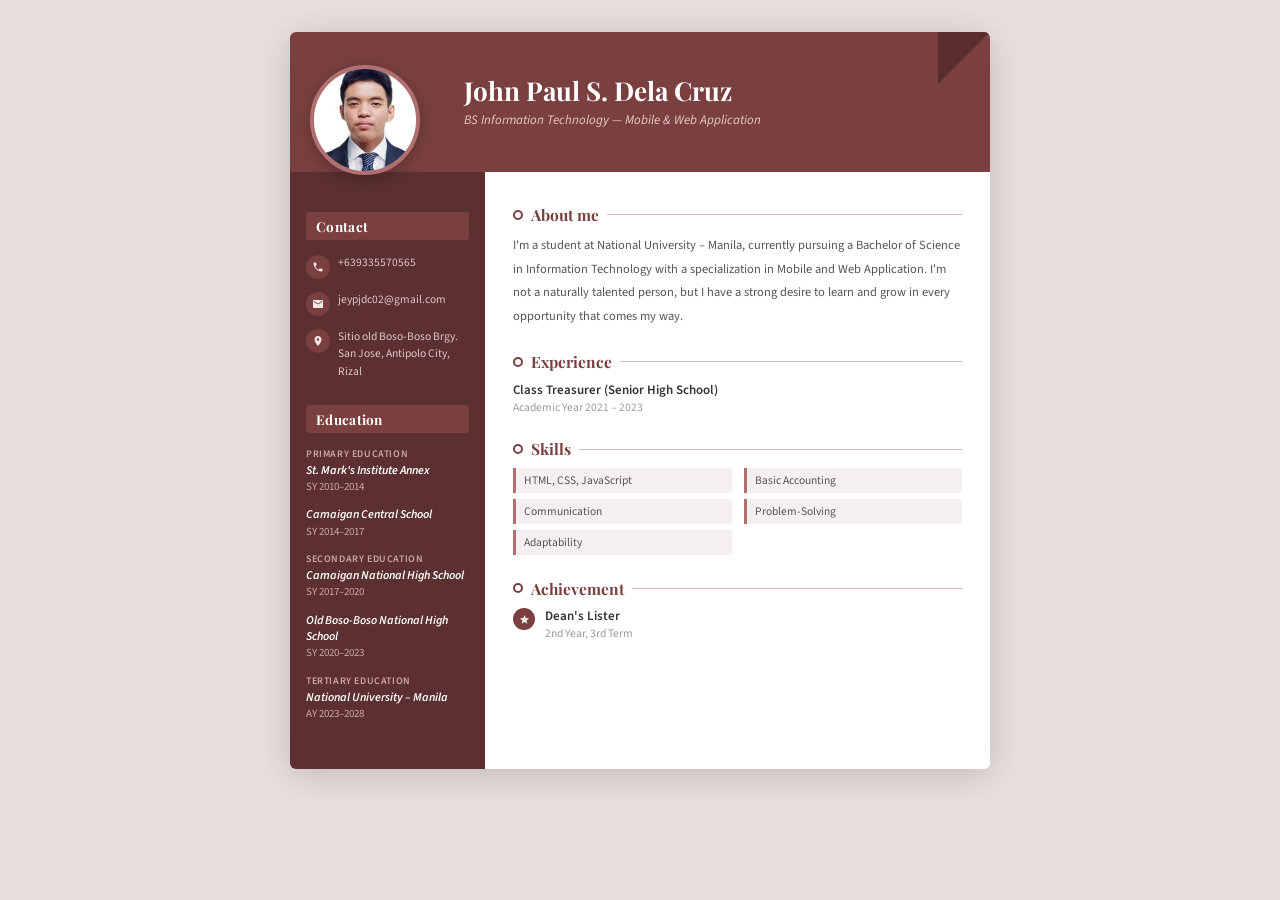
<file: resume.html>
<!DOCTYPE html>
<html lang="en">
<head>
  <meta charset="UTF-8"/>
  <meta name="viewport" content="width=device-width, initial-scale=1.0"/>
  <title>John Paul S. Dela Cruz — Resume</title>
  <link href="https://fonts.googleapis.com/css2?family=Playfair+Display:wght@700&family=Source+Sans+3:wght@300;400;600&display=swap" rel="stylesheet"/>
  <link rel="stylesheet" href="resume.css"/>
</head>
<body>
<div class="page">

  <!-- HEADER -->
  <div class="header">
    <div class="header-photo-wrap">
      <div class="header-photo-circle">
        <img src="jp.jpg" alt="John Paul S. Dela Cruz" onerror="this.style.display='none';this.nextElementSibling.style.display='flex'"/>
        <div class="photo-initials" style="display:none">JP</div>
      </div>
    </div>
    <div class="header-text">
      <h1>John Paul S. Dela Cruz</h1>
      <div class="subtitle">BS Information Technology — Mobile & Web Application</div>
    </div>
  </div>

  <!-- BODY -->
  <div class="body">

    <!-- SIDEBAR -->
    <div class="sidebar">

      <div class="sidebar-section">
        <div class="sidebar-title">Contact</div>

        <div class="contact-item">
          <div class="contact-icon">
            <svg viewBox="0 0 24 24"><path d="M6.6 10.8c1.4 2.8 3.8 5.1 6.6 6.6l2.2-2.2c.3-.3.7-.4 1-.2 1.1.4 2.3.6 3.6.6.6 0 1 .4 1 1V20c0 .6-.4 1-1 1-9.4 0-17-7.6-17-17 0-.6.4-1 1-1h3.5c.6 0 1 .4 1 1 0 1.3.2 2.5.6 3.6.1.3 0 .7-.2 1L6.6 10.8z"/></svg>
          </div>
          <div class="contact-text">+639335570565</div>
        </div>

        <div class="contact-item">
          <div class="contact-icon">
            <svg viewBox="0 0 24 24"><path d="M20 4H4c-1.1 0-2 .9-2 2v12c0 1.1.9 2 2 2h16c1.1 0 2-.9 2-2V6c0-1.1-.9-2-2-2zm0 4l-8 5-8-5V6l8 5 8-5v2z"/></svg>
          </div>
          <div class="contact-text"><a href="mailto:jeypjdc02@gmail.com">jeypjdc02@gmail.com</a></div>
        </div>

        <div class="contact-item">
          <div class="contact-icon">
            <svg viewBox="0 0 24 24"><path d="M12 2C8.13 2 5 5.13 5 9c0 5.25 7 13 7 13s7-7.75 7-13c0-3.87-3.13-7-7-7zm0 9.5c-1.38 0-2.5-1.12-2.5-2.5s1.12-2.5 2.5-2.5 2.5 1.12 2.5 2.5-1.12 2.5-2.5 2.5z"/></svg>
          </div>
          <div class="contact-text">Sitio old Boso-Boso Brgy. San Jose, Antipolo City, Rizal</div>
        </div>
      </div>

      <div class="sidebar-section">
        <div class="sidebar-title">Education</div>

        <div class="edu-entry">
          <div class="edu-level">Primary Education</div>
          <div class="edu-school">St. Mark's Institute Annex</div>
          <div class="edu-year">SY 2010–2014</div>
        </div>

        <div class="edu-entry">
          <div class="edu-school">Camaigan Central School</div>
          <div class="edu-year">SY 2014–2017</div>
        </div>

        <div class="edu-entry">
          <div class="edu-level">Secondary Education</div>
          <div class="edu-school">Camaigan National High School</div>
          <div class="edu-year">SY 2017–2020</div>
        </div>

        <div class="edu-entry">
          <div class="edu-school">Old Boso-Boso National High School</div>
          <div class="edu-year">SY 2020–2023</div>
        </div>

        <div class="edu-entry">
          <div class="edu-level">Tertiary Education</div>
          <div class="edu-school">National University – Manila</div>
          <div class="edu-year">AY 2023–2028</div>
        </div>
      </div>

    </div>

    <!-- MAIN -->
    <div class="main">

      <div class="main-section">
        <div class="main-title">
          <div class="main-title-dot"></div>
          About me
          <div class="main-title-line"></div>
        </div>
        <p class="main-text">I'm a student at National University – Manila, currently pursuing a Bachelor of Science in Information Technology with a specialization in Mobile and Web Application. I'm not a naturally talented person, but I have a strong desire to learn and grow in every opportunity that comes my way.</p>
      </div>

      <div class="main-section">
        <div class="main-title">
          <div class="main-title-dot"></div>
          Experience
          <div class="main-title-line"></div>
        </div>
        <div class="exp-entry">
          <div class="exp-role">Class Treasurer (Senior High School)</div>
          <div class="exp-year">Academic Year 2021 – 2023</div>
        </div>
      </div>

      <div class="main-section">
        <div class="main-title">
          <div class="main-title-dot"></div>
          Skills
          <div class="main-title-line"></div>
        </div>
        <div class="skills-grid">
          <div class="skill-badge">HTML, CSS, JavaScript</div>
          <div class="skill-badge">Basic Accounting</div>
          <div class="skill-badge">Communication</div>
          <div class="skill-badge">Problem-Solving</div>
          <div class="skill-badge">Adaptability</div>
        </div>
      </div>

      <div class="main-section">
        <div class="main-title">
          <div class="main-title-dot"></div>
          Achievement
          <div class="main-title-line"></div>
        </div>
        <div class="achieve-entry">
          <div class="achieve-star">
            <svg viewBox="0 0 24 24"><path d="M12 17.27L18.18 21l-1.64-7.03L22 9.24l-7.19-.61L12 2 9.19 8.63 2 9.24l5.46 4.73L5.82 21z"/></svg>
          </div>
          <div>
            <div class="achieve-title">Dean's Lister</div>
            <div class="achieve-sub">2nd Year, 3rd Term</div>
          </div>
        </div>
      </div>

    </div>
  </div>
</div>
</body>
</html>
</file>
<file: index.css>
/* BACKGROUND */
body {
  margin: 0;
  scroll-behavior: smooth;
  font-family: 'Quicksand', sans-serif;
  background-image: url("images/background.jpg");
  background-size: cover;
  background-position: center;
  background-attachment: fixed;
}

/* OVERLAY */
body::before {
  content: "";
  position: fixed;
  top: 0;
  left: 0;
  width: 100%;
  height: 100%;
  background: rgba(255, 182, 193, 0.35);
  z-index: -1;
}

/* NAV */
nav {
  position: fixed;
  top: 0;
  width: 100%;
  display: flex;
  align-items: center;
  gap: 25px;
  padding: 15px 30px;
  background: rgba(255, 255, 255, 0.75);
  backdrop-filter: blur(10px);
  border-bottom: 2px solid #ffc1da;
  z-index: 1000;
}

.logo {
  font-family: 'Parisienne', cursive;
  font-size: 28px;
  color: #d86b9f;
  margin-right: 20px;
  white-space: nowrap;
}

nav a {
  text-decoration: none;
  color: #d86b9f;
  font-weight: 500;
}

nav a:hover {
  color: #b04f7a;
}

/* SECTIONS */
section {
  min-height: 100vh;
  display: flex;
  flex-direction: column;
  align-items: center;
  padding: 40px;
  text-align: center;
}

/* HOME */
#home {
  padding-top: 120px;
  background: rgba(255, 255, 255, 0.5);
  margin: 20px;
  border-radius: 25px;
}

/* TITLE */
h1 {
  font-family: 'Parisienne', cursive;
  color: #d86b9f;
  font-size: 60px;
  margin-bottom: 10px;
}

/* TAGLINE */
.tagline {
  display: flex;
  gap: 15px;
  justify-content: center;
  align-items: center;
}

.shop-link {
  color: #d86b9f;
  text-decoration: none;
  border-bottom: 1px solid #d86b9f;
}

/* HOME IMAGES */
.home-images {
  display: flex;
  gap: 25px;
  margin-top: 30px;
  justify-content: center;
  flex-wrap: wrap;
}

/* IMAGE BOX */
.image-box {
  position: relative;
  overflow: hidden;
  border-radius: 15px;
}

.image-box img {
  width: 280px;
  height: 420px;
  object-fit: cover;
  border-radius: 15px;
  transition: 0.4s ease;
}

/* ZOOM EFFECT */
.image-box:hover img {
  transform: scale(1.08);
}

/* DISCOVER BUTTON */
.discover-btn {
  position: absolute;
  bottom: 20px;
  left: 50%;
  transform: translateX(-50%);
  padding: 10px 18px;
  background: rgba(255, 255, 255, 0.85);
  color: #d86b9f;
  border: 1px solid #d86b9f;
  border-radius: 20px;
  text-decoration: none;
  font-weight: 500;
  opacity: 0;
  transition: 0.3s;
}

.image-box:hover .discover-btn {
  opacity: 1;
}

.discover-btn:hover {
  background: #d86b9f;
  color: white;
}

/* ABOUT */
#about, #contact {
  background: rgba(255, 255, 255, 0.5);
  margin: 20px;
  border-radius: 25px;
}

/* ABOUT WRAPPER */
.about-wrapper {
  display: flex;
  align-items: center;
  justify-content: space-between;
  gap: 60px;
  max-width: 1100px;
  margin-top: 20px;
  text-align: left;
}

.about-wrapper > img {
  width: 450px;
  height: 650px;
  object-fit: cover;
  border-radius: 30px;
  box-shadow: 0 20px 50px rgba(216, 107, 159, 0.35);
}

.about-text {
  flex: 1;
  color: #5a3b4a;
  line-height: 1.8;
}

.about-text h2 {
  margin: 0 0 15px 0;
  color: #d86b9f;
  font-size: 36px;
  font-family: 'Parisienne', cursive;
}

/* MAP IFRAME */
.map-wrapper {
  margin-top: 25px;
}

.map-label {
  font-size: 13px;
  color: #d86b9f;
  margin-bottom: 8px;
}

/* CONTACT */
.contact-title {
  font-family: 'Parisienne', cursive;
  font-size: 42px;
  color: #d86b9f;
  margin-bottom: 10px;
}

.contact-sub {
  font-size: 14px;
  color: #5a3b4a;
  margin-bottom: 25px;
}

/* SOCIAL GRID */
.social-grid {
  display: flex;
  flex-wrap: wrap;
  justify-content: center;
  gap: 18px;
  max-width: 600px;
}

/* SOCIAL CARD */
.social-card {
  width: 130px;
  height: 130px;
  background: linear-gradient(145deg, #fff0f6, #ffe4ef);
  border-radius: 25px;
  display: flex;
  flex-direction: column;
  justify-content: center;
  align-items: center;
  text-decoration: none;
  color: #5a3b4a;
  box-shadow: 0 10px 25px rgba(216, 107, 159, 0.25);
  transition: 0.3s;
  position: relative;
  overflow: hidden;
}

.social-card::before {
  content: "";
  position: absolute;
  width: 100%;
  height: 100%;
  background: radial-gradient(circle, rgba(255, 182, 193, 0.4), transparent);
  opacity: 0;
  transition: 0.3s;
}

.social-card:hover::before {
  opacity: 1;
}

.social-card:hover {
  transform: translateY(-8px) scale(1.05);
}

.icon {
  font-size: 28px;
  margin-bottom: 6px;
}

.social-card span {
  font-size: 13px;
  font-weight: 500;
}
</file>
<file: products.css>
/* BACKGROUND */
body {
  margin: 0;
  font-family: 'Quicksand', sans-serif;
  background-image: url("images/background2.jpg");
  background-size: cover;
  background-position: center;
  background-attachment: fixed;
}

/* OVERLAY */
body::before {
  content: "";
  position: fixed;
  top: 0;
  left: 0;
  width: 100%;
  height: 100%;
  background: rgba(255, 182, 193, 0.35);
  z-index: -1;
}

/* NAV */
nav {
  position: fixed;
  top: 0;
  width: 100%;
  display: flex;
  align-items: center;
  gap: 25px;
  padding: 15px 30px;
  background: rgba(255, 255, 255, 0.75);
  backdrop-filter: blur(10px);
  border-bottom: 2px solid #ffc1da;
  z-index: 1000;
}

.logo {
  font-family: 'Parisienne', cursive;
  font-size: 28px;
  color: #d86b9f;
  margin-right: 20px;
}

nav a {
  text-decoration: none;
  color: #d86b9f;
  font-weight: 500;
}

nav a:hover {
  color: #b04f7a;
}

/* TITLE */
h1 {
  font-family: 'Parisienne', cursive;
  text-align: center;
  font-size: 55px;
  color: #d86b9f;
  margin-top: 120px;
  margin-bottom: 10px;
}

/* FLOAT FEATURE SECTION */
.float-feature {
  max-width: 1100px;
  margin: 0 auto 40px auto;
  padding: 30px 40px;
  background: rgba(255, 255, 255, 0.6);
  backdrop-filter: blur(10px);
  border-radius: 25px;
  overflow: hidden;
}

.float-img {
  float: left;
  width: 260px;
  height: 320px;
  object-fit: cover;
  border-radius: 20px;
  margin: 0 30px 15px 0;
  box-shadow: 0 15px 35px rgba(216, 107, 159, 0.3);
}

.float-text h2 {
  font-family: 'Parisienne', cursive;
  font-size: 36px;
  color: #d86b9f;
  margin: 0 0 15px 0;
}

.float-text p {
  color: #5a3b4a;
  line-height: 1.8;
  margin-bottom: 12px;
  font-size: 15px;
}

.float-btn {
  display: inline-block;
  margin-top: 10px;
  padding: 10px 22px;
  background: #d86b9f;
  color: white;
  border-radius: 20px;
  text-decoration: none;
  font-weight: 500;
  font-size: 14px;
  transition: 0.3s;
}

.float-btn:hover {
  background: #b04f7a;
}

.float-clear {
  clear: both;
}

/* PRODUCT GRID */
.grid {
  display: grid;
  grid-template-columns: repeat(auto-fit, minmax(220px, 1fr));
  gap: 25px;
  padding: 40px;
  max-width: 1200px;
  margin: auto;
}

/* GLASS PRODUCT CARD */
.card {
  background: rgba(255, 255, 255, 0.65);
  backdrop-filter: blur(10px);
  border: 1px solid rgba(255, 255, 255, 0.4);
  border-radius: 20px;
  padding: 15px;
  box-shadow: 0 10px 25px rgba(216, 107, 159, 0.15);
  transition: 0.3s ease;
  text-align: center;
}

.card:hover {
  transform: translateY(-8px) scale(1.03);
}

/* IMAGE */
.card img {
  width: 100%;
  height: 200px;
  object-fit: cover;
  border-radius: 15px;
}

/* TEXT */
.name {
  font-family: 'Parisienne', cursive;
  font-size: 22px;
  color: #d86b9f;
  margin: 10px 0 5px;
}

.price {
  font-weight: bold;
  color: #5a3b4a;
}

.desc {
  font-size: 13px;
  color: #6b4a5a;
  margin-top: 5px;
}

/* BACK LINK */
.back {
  text-align: center;
  margin: 30px;
}

.back a {
  color: #d86b9f;
  text-decoration: none;
  font-weight: bold;
}

.back a:hover {
  color: #b04f7a;
}

/* CRAFTED WITH LOVE FLOAT */
.cwl-float {
  position: fixed;
  bottom: 28px;
  left: 50%;
  transform: translateX(-50%);
  display: flex;
  align-items: center;
  gap: 18px;
  background: linear-gradient(135deg, #fff0f5, #fce8f3, #fff5f0);
  border: 0.5px solid #f7c0d8;
  border-radius: 60px;
  padding: 14px 36px;
  box-shadow: 0 4px 24px rgba(212, 83, 126, 0.15);
  animation: floatUp 3.2s ease-in-out infinite;
  z-index: 999;
  white-space: nowrap;
}

.cwl-petal {
  font-size: 18px;
  animation: spin 6s linear infinite;
  display: inline-block;
}

.cwl-petal.rev {
  animation-direction: reverse;
}

.cwl-top {
  font-family: 'Parisienne', cursive;
  font-size: 15px;
  color: #b05070;
  display: block;
}

.cwl-names {
  font-size: 12px;
  font-weight: 500;
  color: #c06888;
  letter-spacing: 1.8px;
  text-transform: uppercase;
  display: block;
}

@keyframes floatUp {
  0%, 100% { transform: translateX(-50%) translateY(0); }
  50%       { transform: translateX(-50%) translateY(-7px); }
}

@keyframes spin {
  to { transform: rotate(360deg); }
}
</file>
<file: resume.css>
*, *::before, *::after { box-sizing: border-box; margin: 0; padding: 0; }

    body {
      font-family: 'Source Sans 3', sans-serif;
      background: #e8e0df;
      display: flex;
      justify-content: center;
      align-items: flex-start;
      min-height: 100vh;
      padding: 2rem 1rem;
    }

    .page {
      width: 700px;
      background: #f5f0f0;
      box-shadow: 0 6px 36px rgba(0,0,0,0.18);
      border-radius: 6px;
      overflow: hidden;
    }

    /* ── HEADER ── */
    .header {
      background: #7a4040;
      display: flex;
      align-items: center;
      padding: 0 2rem 0 0;
      position: relative;
      min-height: 140px;
    }

    .header-photo-wrap {
      width: 150px;
      flex-shrink: 0;
      display: flex;
      align-items: flex-end;
      justify-content: center;
      padding-bottom: 0;
      position: relative;
    }

    .header-photo-circle {
      width: 110px;
      height: 110px;
      border-radius: 50%;
      background: #c9a8a8;
      overflow: hidden;
      border: 4px solid #b07070;
      position: relative;
      bottom: -18px;
      box-shadow: 0 4px 16px rgba(0,0,0,0.25);
    }

    .header-photo-circle img {
      width: 100%;
      height: 100%;
      object-fit: cover;
    }

    .photo-initials {
      width: 100%;
      height: 100%;
      display: flex;
      align-items: center;
      justify-content: center;
      font-family: 'Playfair Display', serif;
      font-size: 30px;
      color: #f0dede;
      background: #a07070;
    }

    .header-text {
      flex: 1;
      padding: 1.5rem 0 1.5rem 1.5rem;
    }

    .header-text h1 {
      font-family: 'Playfair Display', serif;
      font-size: 26px;
      font-weight: 700;
      color: #fff;
      line-height: 1.2;
    }

    .header-text .subtitle {
      font-size: 13px;
      color: #e8c8c8;
      margin-top: 4px;
      font-style: italic;
    }

    /* decorative corner triangles */
    .header::after {
      content: '';
      position: absolute;
      top: 0; right: 0;
      border-style: solid;
      border-width: 52px 52px 0 0;
      border-color: #5a2e2e transparent transparent transparent;
    }

    /* ── BODY ── */
    .body {
      display: grid;
      grid-template-columns: 195px 1fr;
    }

    /* ── SIDEBAR ── */
    .sidebar {
      background: #5c3030;
      padding: 2.5rem 1rem 1.5rem 1rem;
      color: #f5e8e8;
    }

    .sidebar-section {
      margin-bottom: 1.5rem;
    }

    .sidebar-title {
      font-family: 'Playfair Display', serif;
      font-size: 13.5px;
      font-weight: 700;
      color: #fff;
      background: #7a4040;
      padding: 5px 10px;
      border-radius: 3px;
      margin-bottom: 0.85rem;
      letter-spacing: 0.3px;
    }

    .contact-item {
      display: flex;
      gap: 8px;
      margin-bottom: 0.75rem;
      align-items: flex-start;
    }

    .contact-icon {
      width: 24px;
      height: 24px;
      background: #7a4040;
      border-radius: 50%;
      flex-shrink: 0;
      display: flex;
      align-items: center;
      justify-content: center;
      margin-top: 1px;
    }

    .contact-icon svg {
      width: 12px;
      height: 12px;
      fill: #f5e8e8;
    }

    .contact-text {
      font-size: 11.5px;
      color: #ddc8c8;
      line-height: 1.55;
    }

    .contact-text a {
      color: #ddc8c8;
      text-decoration: none;
    }

    .edu-entry {
      margin-bottom: 0.85rem;
    }

    .edu-level {
      font-size: 10px;
      color: #c9a8a8;
      font-weight: 600;
      text-transform: uppercase;
      letter-spacing: 0.06em;
      margin-bottom: 2px;
    }

    .edu-school {
      font-size: 12px;
      font-weight: 600;
      color: #fff;
      font-style: italic;
      line-height: 1.35;
    }

    .edu-year {
      font-size: 11px;
      color: #c9a8a8;
    }

    /* ── MAIN ── */
    .main {
      background: #fff;
      padding: 2rem 1.75rem 1.75rem;
    }

    .main-section {
      margin-bottom: 1.4rem;
    }

    .main-title {
      font-family: 'Playfair Display', serif;
      font-size: 15.5px;
      font-weight: 700;
      color: #7a4040;
      margin-bottom: 0.55rem;
      display: flex;
      align-items: center;
      gap: 8px;
    }

    .main-title-dot {
      width: 10px;
      height: 10px;
      border-radius: 50%;
      border: 2.5px solid #7a4040;
      flex-shrink: 0;
    }

    .main-title-line {
      flex: 1;
      height: 0.5px;
      background: #d5b8b8;
    }

    .main-text {
      font-size: 12.5px;
      line-height: 1.9;
      color: #555;
    }

    .exp-entry {
      margin-bottom: 0.7rem;
    }

    .exp-role {
      font-size: 13px;
      font-weight: 600;
      color: #333;
    }

    .exp-org {
      font-size: 12px;
      color: #7a4040;
      font-style: italic;
    }

    .exp-year {
      font-size: 11.5px;
      color: #999;
    }

    .skills-grid {
      display: grid;
      grid-template-columns: 1fr 1fr;
      gap: 6px 12px;
    }

    .skill-badge {
      font-size: 11.5px;
      color: #555;
      background: #f5efef;
      border-left: 3px solid #b07070;
      padding: 4px 8px;
      border-radius: 0 3px 3px 0;
    }

    .achieve-entry {
      display: flex;
      align-items: flex-start;
      gap: 10px;
      margin-bottom: 0.6rem;
    }

    .achieve-star {
      width: 22px;
      height: 22px;
      background: #7a4040;
      border-radius: 50%;
      flex-shrink: 0;
      display: flex;
      align-items: center;
      justify-content: center;
      margin-top: 1px;
    }

    .achieve-star svg {
      width: 11px;
      height: 11px;
      fill: #f5e8e8;
    }

    .achieve-title {
      font-size: 13px;
      font-weight: 600;
      color: #333;
    }

    .achieve-sub {
      font-size: 11.5px;
      color: #999;
    }

    @media print {
      body { background: white; padding: 0; }
      .page { box-shadow: none; width: 100%; border-radius: 0; }
    }
</file>
